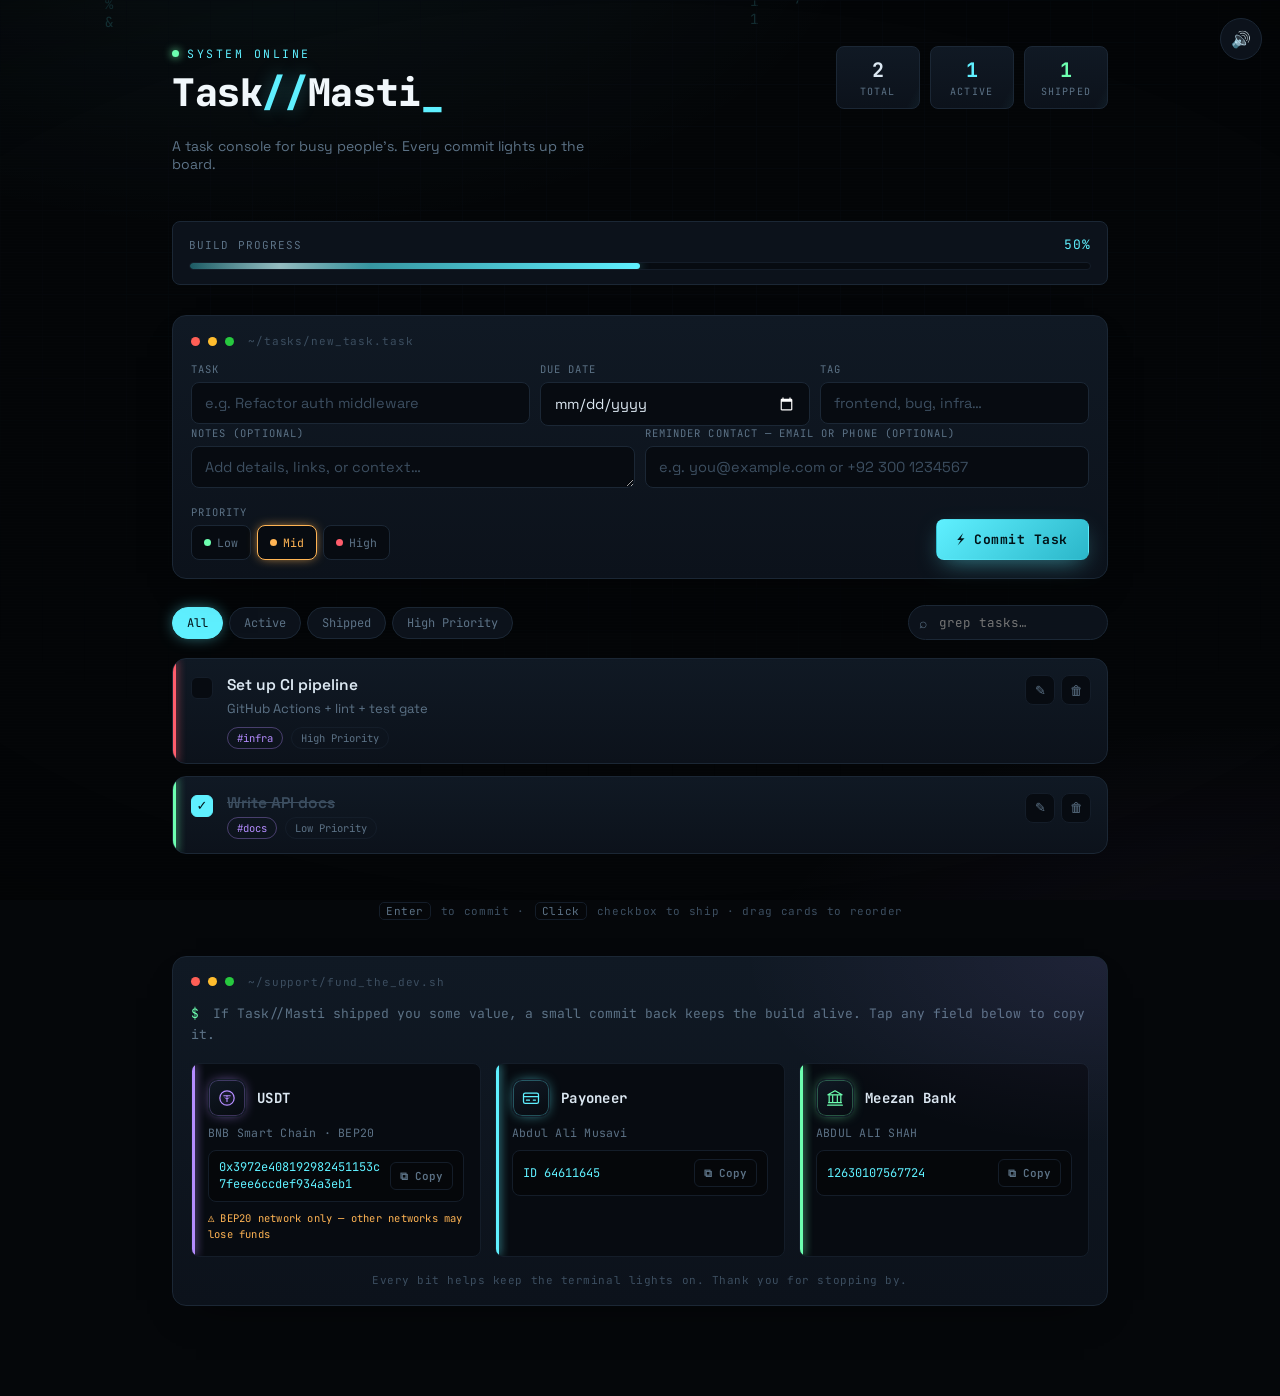
<file: index.html>
<!DOCTYPE html>
<html lang="en">

<head>
  <meta charset="UTF-8">
  <meta name="viewport" content="width=device-width, initial-scale=1.0">
  <title>Bhool Maaaat Jana</title>

  <!-- SEO -->
  <meta name="description"
    content="DEV//TASKS is a terminal-flavored task console for developers. Track commits, ship tasks, set due-date reminders, and stay on top of your build progress with a sleek cyberpunk UI.">
  <meta name="keywords"
    content="task manager, to-do app, developer tools, task tracker, productivity console, dev tasks, terminal ui todo">
  <meta name="author" content="Abdul Ali Mooavi">
  <meta name="robots" content="index, follow">
  <link rel="canonical" href="https://example.com/dev-tasks">

  <!-- Open Graph / Social -->
  <meta property="og:type" content="website">
  <meta property="og:title" content="DEV//TASKS — Terminal-Style Developer To-Do Console">
  <meta property="og:description"
    content="A terminal-flavored task console for busy developers. Commit tasks, track build progress, and get reminded before deadlines slip.">
  <meta property="og:site_name" content="DEV//TASKS">

  <!-- Twitter Card -->
  <meta name="twitter:card" content="summary_large_image">
  <meta name="twitter:title" content="DEV//TASKS — Terminal-Style Developer To-Do Console">
  <meta name="twitter:description"
    content="Track commits, ship tasks, and get due-date reminders in a cyberpunk-themed task console.">

  <!-- Favicon (inline SVG, no external file needed) -->
  <link rel="icon"
    href="data:image/svg+xml,%3Csvg xmlns='http://www.w3.org/2000/svg' viewBox='0 0 100 100'%3E%3Crect width='100' height='100' rx='18' fill='%2305070a'/%3E%3Ctext x='50' y='66' font-size='58' text-anchor='middle' fill='%235ff0ff' font-family='monospace'%3E%3C/%3E%3C/text%3E%3C/svg%3E">

  <link rel="stylesheet" href="style.css">
</head>

<body>

  <canvas id="bg-canvas"></canvas>
  <div class="bg-circuit"></div>
  <div class="bg-scanlines"></div>
  <div class="bg-vignette"></div>
  <canvas id="fx-canvas"></canvas>
  <div class="screen-flash" id="screenFlash"></div>

  <button class="mute-toggle" id="muteBtn" title="Toggle sound">🔊</button>

  <main class="app">

    <header class="app-header">
      <div class="brand">
        <div class="brand-tag">SYSTEM ONLINE</div>
        <h1 class="brand-title">Task<span class="accent">//</span>Masti<span class="blink">_</span></h1>
        <p class="brand-sub">A task console for busy people's. Every commit lights up the board.</p>
      </div>

      <div class="stats">
        <div class="stat-card">
          <div class="stat-num" id="statTotal">0</div>
          <div class="stat-label">Total</div>
        </div>
        <div class="stat-card">
          <div class="stat-num accent" id="statActive">0</div>
          <div class="stat-label">Active</div>
        </div>
        <div class="stat-card">
          <div class="stat-num ok" id="statDone">0</div>
          <div class="stat-label">Shipped</div>
        </div>
      </div>
    </header>

    <section class="progress-wrap">
      <div class="progress-top">
        <span>BUILD PROGRESS</span>
        <span class="val" id="progressLabel">0%</span>
      </div>
      <div class="progress-track">
        <div class="progress-fill" id="progressFill"></div>
      </div>
    </section>

    <section class="composer">
      <div class="composer-titlebar">
        <span class="dot red"></span><span class="dot yellow"></span><span class="dot green"></span>
        <span class="path">~/tasks/new_task.task</span>
      </div>

      <div class="composer-row">
        <div class="input-group" style="flex:2 1 320px;">
          <label for="taskTitle">Task</label>
          <input class="field" id="taskTitle" type="text" placeholder="e.g. Refactor auth middleware" maxlength="120">
        </div>
        <div class="input-group">
          <label for="taskDue">Due date</label>
          <input class="field" id="taskDue" type="date">
        </div>
        <div class="input-group">
          <label for="taskTag">Tag</label>
          <input class="field" id="taskTag" type="text" placeholder="frontend, bug, infra…" maxlength="24">
        </div>
      </div>

      <div class="composer-row">
        <div class="input-group">
          <label for="taskNote">Notes (optional)</label>
          <textarea class="field" id="taskNote" rows="1" placeholder="Add details, links, or context…"
            maxlength="280"></textarea>
        </div>
        <div class="input-group">
          <label for="taskContact">Reminder contact — email or phone (optional)</label>
          <input class="field" id="taskContact" type="text" placeholder="e.g. you@example.com or +92 300 1234567"
            maxlength="120">
        </div>
      </div>

      <div class="composer-row bottom">
        <div class="input-group" style="flex:0 0 auto;">
          <label>Priority</label>
          <div class="priority-picker" id="priorityPicker">
            <button type="button" class="chip" data-p="low"><span class="pip"></span>Low</button>
            <button type="button" class="chip active" data-p="mid"><span class="pip"></span>Mid</button>
            <button type="button" class="chip" data-p="high"><span class="pip"></span>High</button>
          </div>
        </div>
        <div style="flex:1"></div>
        <button class="btn btn-primary" id="addBtn">⚡ Commit Task</button>
      </div>
    </section>

    <div class="toolbar">
      <div class="filters" id="filters">
        <button class="filter-btn active" data-f="all">All</button>
        <button class="filter-btn" data-f="active">Active</button>
        <button class="filter-btn" data-f="done">Shipped</button>
        <button class="filter-btn" data-f="high">High Priority</button>
      </div>
      <div class="search-box">
        <input type="text" id="searchInput" placeholder="grep tasks…">
      </div>
    </div>

    <ul id="list"></ul>

    <div class="empty-state" id="emptyState">
      <span class="glyph">⌁</span>
      <div>No tasks match this query.</div>
      <div style="opacity:.6; margin-top:4px;">Commit a new task above to populate the board.</div>
    </div>

    <footer class="app-footer">
      <span class="k">Enter</span> to commit · <span class="k">Click</span> checkbox to ship · drag cards to reorder
    </footer>

    <section class="support-panel" id="supportPanel">
      <div class="support-titlebar">
        <span class="dot red"></span><span class="dot yellow"></span><span class="dot green"></span>
        <span class="path">~/support/fund_the_dev.sh</span>
      </div>

      <p class="support-intro"><span class="support-glyph">$</span> If Task//Masti shipped you some value, a small
        commit back keeps the build alive. Tap any field below to copy it.</p>

      <div class="support-grid">

        <div class="pay-card" data-method="usdt">
          <div class="pay-card-top">
            <span class="pay-icon-badge" aria-hidden="true">
              <svg viewBox="0 0 24 24" xmlns="http://www.w3.org/2000/svg">
                <circle cx="12" cy="12" r="8.6" fill="none" stroke="currentColor" stroke-width="1.5" />
                <circle cx="12" cy="12" r="8.6" fill="currentColor" opacity="0.06" />
                <path d="M8.2 9.3H15.8" stroke="currentColor" stroke-width="1.4" stroke-linecap="round" />
                <path d="M12 9.3V16.2" stroke="currentColor" stroke-width="1.4" stroke-linecap="round" />
                <path d="M9.4 11.7C9.4 11.7 10 12.7 12 12.7C14 12.7 14.6 11.7 14.6 11.7" stroke="currentColor"
                  stroke-width="1.1" stroke-linecap="round" />
              </svg>
            </span>
            <span class="pay-name">USDT</span>
          </div>
          <p class="pay-sub">BNB Smart Chain · BEP20</p>
          <div class="pay-value-row">
            <code class="pay-value">0x3972e408192982451153c7feee6ccdef934a3eb1</code>
            <button type="button" class="pay-copy" data-copy-value="0x3972e408192982451153c7feee6ccdef934a3eb1"
              data-label="Wallet address">⧉ Copy</button>
          </div>
          <p class="pay-note">⚠ BEP20 network only — other networks may lose funds</p>
        </div>

        <div class="pay-card" data-method="payoneer">
          <div class="pay-card-top">
            <span class="pay-icon-badge" aria-hidden="true">
              <svg viewBox="0 0 24 24" xmlns="http://www.w3.org/2000/svg">
                <rect x="3" y="6" width="18" height="12.5" rx="2.1" fill="none" stroke="currentColor"
                  stroke-width="1.5" />
                <path d="M3 10.2H21" stroke="currentColor" stroke-width="1.5" />
                <path d="M6.5 14.6H10.2" stroke="currentColor" stroke-width="1.4" stroke-linecap="round" />
                <path d="M14.8 14.6H17.3" stroke="currentColor" stroke-width="1.4" stroke-linecap="round" />
              </svg>
            </span>
            <span class="pay-name">Payoneer</span>
          </div>
          <p class="pay-sub">Abdul Ali Musavi</p>
          <div class="pay-value-row">
            <code class="pay-value">ID 64611645</code>
            <button type="button" class="pay-copy" data-copy-value="64611645" data-label="Payoneer ID">⧉ Copy</button>
          </div>
        </div>

        <div class="pay-card" data-method="bank">
          <div class="pay-card-top">
            <span class="pay-icon-badge" aria-hidden="true">
              <svg viewBox="0 0 24 24" xmlns="http://www.w3.org/2000/svg">
                <path d="M12 3.4L20.5 8.2H3.5L12 3.4Z" fill="none" stroke="currentColor" stroke-width="1.4"
                  stroke-linejoin="round" />
                <path d="M5 8.6V17.6M9.2 8.6V17.6M14.8 8.6V17.6M19 8.6V17.6" stroke="currentColor" stroke-width="1.4" />
                <path d="M3.2 20.6H20.8" stroke="currentColor" stroke-width="1.4" stroke-linecap="round" />
                <path d="M3.8 17.6H20.2" stroke="currentColor" stroke-width="1.4" />
              </svg>
            </span>
            <span class="pay-name">Meezan Bank</span>
          </div>
          <p class="pay-sub">ABDUL ALI SHAH</p>
          <div class="pay-value-row">
            <code class="pay-value">12630107567724</code>
            <button type="button" class="pay-copy" data-copy-value="12630107567724" data-label="Account number">⧉
              Copy</button>
          </div>
        </div>

      </div>

      <p class="support-footnote">Every bit helps keep the terminal lights on. Thank you for stopping by.</p>
    </section>

  </main>

  <div class="toast-stack" id="toastStack"></div>

  <script>
    (() => {
      'use strict';

      /* ============================================================
         STATE
      ============================================================ */
      const STORAGE_KEY = 'dev_tasks_console_v1';
      const MUTE_KEY = 'dev_tasks_muted';

      let tasks = loadTasks();
      let filter = 'all';
      let query = '';
      let activePriority = 'mid';
      let muted = localStorage.getItem(MUTE_KEY) === '1';

      function loadTasks() {
        try {
          const raw = localStorage.getItem(STORAGE_KEY);
          return raw ? JSON.parse(raw) : seedTasks();
        } catch (e) { return seedTasks(); }
      }
      function seedTasks() {
        return [
          { id: uid(), title: 'Set up CI pipeline', note: 'GitHub Actions + lint + test gate', tag: 'infra', priority: 'high', due: '', contact: '', done: false, created: Date.now(), reminded: {} },
          { id: uid(), title: 'Write API docs', note: '', tag: 'docs', priority: 'low', due: '', contact: '', done: true, created: Date.now() - 1000, reminded: {} },
        ];
      }
      function saveTasks() { localStorage.setItem(STORAGE_KEY, JSON.stringify(tasks)); }
      function uid() { return Math.random().toString(36).slice(2, 10) + Date.now().toString(36); }

      /* ============================================================
         CONTACT VALIDATION (email or phone)
      ============================================================ */
      function classifyContact(value) {
        const v = (value || '').trim();
        if (!v) return null;
        const emailRe = /^[^\s@]+@[^\s@]+\.[^\s@]+$/;
        const phoneRe = /^\+?[0-9()\-.\s]{7,20}$/;
        if (emailRe.test(v)) return { type: 'email', value: v };
        if (phoneRe.test(v)) return { type: 'phone', value: v };
        return { type: 'unknown', value: v };
      }

      /* ============================================================
         DOM REFS
      ============================================================ */
      const $ = (s) => document.querySelector(s);
      const listEl = $('#list');
      const emptyEl = $('#emptyState');
      const titleInput = $('#taskTitle');
      const noteInput = $('#taskNote');
      const tagInput = $('#taskTag');
      const dueInput = $('#taskDue');
      const contactInput = $('#taskContact');
      const addBtn = $('#addBtn');
      const priorityPicker = $('#priorityPicker');
      const filtersEl = $('#filters');
      const searchInput = $('#searchInput');
      const toastStack = $('#toastStack');
      const muteBtn = $('#muteBtn');
      const screenFlash = $('#screenFlash');
      const statTotal = $('#statTotal');
      const statActive = $('#statActive');
      const statDone = $('#statDone');
      const progressFill = $('#progressFill');
      const progressLabel = $('#progressLabel');

      muteBtn.textContent = muted ? '🔇' : '🔊';

      /* ============================================================
         SOUND ENGINE — synthesized with WebAudio, no external files
      ============================================================ */
      const SoundFX = (() => {
        let ctx = null;
        function getCtx() {
          if (!ctx) ctx = new (window.AudioContext || window.webkitAudioContext)();
          if (ctx.state === 'suspended') ctx.resume();
          return ctx;
        }
        function envGain(ac, t0, peak, attack, decay) {
          const g = ac.createGain();
          g.gain.setValueAtTime(0, t0);
          g.gain.linearRampToValueAtTime(peak, t0 + attack);
          g.gain.exponentialRampToValueAtTime(0.0001, t0 + attack + decay);
          return g;
        }
        function noiseBuffer(ac, dur) {
          const n = ac.sampleRate * dur;
          const buf = ac.createBuffer(1, n, ac.sampleRate);
          const d = buf.getChannelData(0);
          for (let i = 0; i < n; i++) d[i] = (Math.random() * 2 - 1) * (1 - i / n);
          return buf;
        }

        function save() {
          if (muted) return;
          const ac = getCtx();
          const t0 = ac.currentTime;

          const osc = ac.createOscillator();
          osc.type = 'sawtooth';
          osc.frequency.setValueAtTime(180, t0);
          osc.frequency.exponentialRampToValueAtTime(1400, t0 + 0.09);
          osc.frequency.exponentialRampToValueAtTime(820, t0 + 0.16);
          const g1 = envGain(ac, t0, 0.18, 0.01, 0.18);
          osc.connect(g1).connect(ac.destination);
          osc.start(t0); osc.stop(t0 + 0.22);

          const noise = ac.createBufferSource();
          noise.buffer = noiseBuffer(ac, 0.18);
          const hp = ac.createBiquadFilter();
          hp.type = 'highpass'; hp.frequency.value = 2200;
          const g2 = envGain(ac, t0, 0.12, 0.002, 0.15);
          noise.connect(hp).connect(g2).connect(ac.destination);
          noise.start(t0);

          const sub = ac.createOscillator();
          sub.type = 'sine';
          sub.frequency.setValueAtTime(120, t0);
          sub.frequency.exponentialRampToValueAtTime(40, t0 + 0.12);
          const g3 = envGain(ac, t0, 0.25, 0.005, 0.12);
          sub.connect(g3).connect(ac.destination);
          sub.start(t0); sub.stop(t0 + 0.14);
        }

        function complete() {
          if (muted) return;
          const ac = getCtx();
          const t0 = ac.currentTime;
          [523.25, 659.25, 783.99].forEach((f, i) => {
            const osc = ac.createOscillator();
            osc.type = 'sine';
            osc.frequency.value = f;
            const start = t0 + i * 0.07;
            const g = envGain(ac, start, 0.13, 0.01, 0.28);
            osc.connect(g).connect(ac.destination);
            osc.start(start); osc.stop(start + 0.32);
          });
        }

        function uncomplete() {
          if (muted) return;
          const ac = getCtx();
          const t0 = ac.currentTime;
          const osc = ac.createOscillator();
          osc.type = 'sine';
          osc.frequency.setValueAtTime(500, t0);
          osc.frequency.exponentialRampToValueAtTime(260, t0 + 0.15);
          const g = envGain(ac, t0, 0.12, 0.01, 0.18);
          osc.connect(g).connect(ac.destination);
          osc.start(t0); osc.stop(t0 + 0.2);
        }

        function del() {
          if (muted) return;
          const ac = getCtx();
          const t0 = ac.currentTime;
          const noise = ac.createBufferSource();
          noise.buffer = noiseBuffer(ac, 0.3);
          const bp = ac.createBiquadFilter();
          bp.type = 'bandpass'; bp.frequency.setValueAtTime(1800, t0);
          bp.frequency.exponentialRampToValueAtTime(120, t0 + 0.28);
          const g = envGain(ac, t0, 0.2, 0.005, 0.28);
          noise.connect(bp).connect(g).connect(ac.destination);
          noise.start(t0);

          const osc = ac.createOscillator();
          osc.type = 'square';
          osc.frequency.setValueAtTime(400, t0);
          osc.frequency.exponentialRampToValueAtTime(60, t0 + 0.25);
          const g2 = envGain(ac, t0, 0.1, 0.005, 0.25);
          osc.connect(g2).connect(ac.destination);
          osc.start(t0); osc.stop(t0 + 0.28);
        }

        function tick() {
          if (muted) return;
          const ac = getCtx();
          const t0 = ac.currentTime;
          const osc = ac.createOscillator();
          osc.type = 'triangle';
          osc.frequency.value = 900;
          const g = envGain(ac, t0, 0.05, 0.002, 0.05);
          osc.connect(g).connect(ac.destination);
          osc.start(t0); osc.stop(t0 + 0.06);
        }

        function alert() {
          if (muted) return;
          const ac = getCtx();
          const t0 = ac.currentTime;
          [880, 660].forEach((f, i) => {
            const osc = ac.createOscillator();
            osc.type = 'square';
            osc.frequency.value = f;
            const start = t0 + i * 0.13;
            const g = envGain(ac, start, 0.09, 0.005, 0.1);
            osc.connect(g).connect(ac.destination);
            osc.start(start); osc.stop(start + 0.12);
          });
        }

        return { save, complete, uncomplete, del, tick, alert };
      })();

      muteBtn.addEventListener('click', () => {
        muted = !muted;
        localStorage.setItem(MUTE_KEY, muted ? '1' : '0');
        muteBtn.textContent = muted ? '🔇' : '🔊';
        if (!muted) SoundFX.tick();
      });

      /* ============================================================
         BACKGROUND CANVAS — falling code rain (tech/software theme)
      ============================================================ */
      const bgCanvas = $('#bg-canvas');
      const bgCtx = bgCanvas.getContext('2d');
      let bgW, bgH, columns, drops;
      const glyphs = '01{}[]<>/=+-*;:_#$%&アイウエオ010101'.split('');

      function resizeBg() {
        bgW = bgCanvas.width = window.innerWidth;
        bgH = bgCanvas.height = window.innerHeight;
        const fontSize = 15;
        columns = Math.floor(bgW / fontSize);
        drops = new Array(columns).fill(0).map(() => Math.random() * -50);
      }
      resizeBg();
      window.addEventListener('resize', resizeBg);

      function drawRain() {
        bgCtx.fillStyle = 'rgba(5,7,10,0.08)';
        bgCtx.fillRect(0, 0, bgW, bgH);
        bgCtx.font = '14px JetBrains Mono, monospace';
        for (let i = 0; i < columns; i++) {
          const text = glyphs[Math.floor(Math.random() * glyphs.length)];
          const x = i * 15;
          const y = drops[i] * 18;
          const grad = Math.random() < 0.012;
          bgCtx.fillStyle = grad ? 'rgba(180,140,255,0.55)' : 'rgba(95,240,255,0.16)';
          bgCtx.fillText(text, x, y);
          if (y > bgH && Math.random() > 0.975) { drops[i] = 0; }
          drops[i]++;
        }
        requestAnimationFrame(drawRain);
      }
      requestAnimationFrame(drawRain);

      /* ============================================================
         FX CANVAS — lightning burst + particles on save/delete
      ============================================================ */
      const fxCanvas = $('#fx-canvas');
      const fxCtx = fxCanvas.getContext('2d');
      function resizeFx() {
        fxCanvas.width = window.innerWidth;
        fxCanvas.height = window.innerHeight;
      }
      resizeFx();
      window.addEventListener('resize', resizeFx);

      let particles = [];
      let bolts = [];

      function spawnLightning(x, y, color) {
        const count = 5 + Math.floor(Math.random() * 3);
        for (let i = 0; i < count; i++) {
          const angle = (Math.PI * 2 * i / count) + (Math.random() * 0.5 - 0.25);
          const len = 60 + Math.random() * 70;
          const segs = [];
          let cx = x, cy = y;
          const steps = 6;
          for (let s = 0; s < steps; s++) {
            const dist = len / steps;
            cx += Math.cos(angle) * dist + (Math.random() * 16 - 8);
            cy += Math.sin(angle) * dist + (Math.random() * 16 - 8);
            segs.push({ x: cx, y: cy });
          }
          bolts.push({ x0: x, y0: y, segs, life: 1, color });
        }
      }

      function spawnParticles(x, y, color, count = 26) {
        for (let i = 0; i < count; i++) {
          const angle = Math.random() * Math.PI * 2;
          const speed = 1.5 + Math.random() * 4.5;
          particles.push({
            x, y,
            vx: Math.cos(angle) * speed,
            vy: Math.sin(angle) * speed - 1,
            life: 1,
            decay: 0.012 + Math.random() * 0.02,
            size: 1.5 + Math.random() * 2.5,
            color
          });
        }
      }

      function fxLoop() {
        fxCtx.clearRect(0, 0, fxCanvas.width, fxCanvas.height);

        bolts.forEach(b => {
          fxCtx.save();
          fxCtx.globalAlpha = Math.max(b.life, 0);
          fxCtx.strokeStyle = b.color;
          fxCtx.shadowColor = b.color;
          fxCtx.shadowBlur = 14;
          fxCtx.lineWidth = 2;
          fxCtx.beginPath();
          fxCtx.moveTo(b.x0, b.y0);
          b.segs.forEach(p => fxCtx.lineTo(p.x, p.y));
          fxCtx.stroke();
          fxCtx.restore();
          b.life -= 0.07;
        });
        bolts = bolts.filter(b => b.life > 0);

        particles.forEach(p => {
          p.x += p.vx; p.y += p.vy;
          p.vy += 0.06;
          p.life -= p.decay;
          fxCtx.globalAlpha = Math.max(p.life, 0);
          fxCtx.fillStyle = p.color;
          fxCtx.shadowColor = p.color;
          fxCtx.shadowBlur = 8;
          fxCtx.fillRect(p.x, p.y, p.size, p.size);
        });
        fxCtx.globalAlpha = 1;
        particles = particles.filter(p => p.life > 0);

        requestAnimationFrame(fxLoop);
      }
      requestAnimationFrame(fxLoop);

      function screenFlashAt(x, y) {
        screenFlash.style.setProperty('--fx-x', x + 'px');
        screenFlash.style.setProperty('--fx-y', y + 'px');
        screenFlash.classList.add('show');
        requestAnimationFrame(() => {
          screenFlash.classList.remove('show');
        });
      }

      function cinematicBurst(targetEl, color) {
        const rect = targetEl.getBoundingClientRect();
        const x = rect.left + rect.width / 2;
        const y = rect.top + rect.height / 2;
        spawnLightning(x, y, color);
        spawnParticles(x, y, color);
        screenFlashAt(x, y);
      }

      /* ============================================================
         TOASTS
      ============================================================ */
      function toast(msg, type = '', icon = '⚡') {
        const el = document.createElement('div');
        el.className = 'toast' + (type ? ' ' + type : '');
        el.innerHTML = `<span class="bolt">${icon}</span><span></span>`;
        el.querySelector('span:last-child').textContent = msg;
        toastStack.appendChild(el);
        setTimeout(() => {
          el.classList.add('out');
          setTimeout(() => el.remove(), 320);
        }, 3200);
      }

      /* ============================================================
         RENDER
      ============================================================ */
      function escapeHtml(str) {
        const d = document.createElement('div');
        d.textContent = str;
        return d.innerHTML;
      }

      function fmtDue(dateStr) {
        if (!dateStr) return null;
        const due = new Date(dateStr + 'T00:00:00');
        const now = new Date(); now.setHours(0, 0, 0, 0);
        const diffDays = Math.round((due - now) / 86400000);
        let cls = '';
        let label;
        if (diffDays < 0) { cls = 'overdue'; label = `Overdue ${Math.abs(diffDays)}d`; }
        else if (diffDays === 0) { cls = 'soon'; label = 'Due today'; }
        else if (diffDays <= 2) { cls = 'soon'; label = `Due in ${diffDays}d`; }
        else { label = due.toLocaleDateString(undefined, { month: 'short', day: 'numeric' }); }
        return { cls, label };
      }

      function getFiltered() {
        let list = [...tasks];
        if (filter === 'active') list = list.filter(t => !t.done);
        else if (filter === 'done') list = list.filter(t => t.done);
        else if (filter === 'high') list = list.filter(t => t.priority === 'high' && !t.done);

        if (query.trim()) {
          const q = query.trim().toLowerCase();
          list = list.filter(t =>
            t.title.toLowerCase().includes(q) ||
            (t.note || '').toLowerCase().includes(q) ||
            (t.tag || '').toLowerCase().includes(q) ||
            (t.contact || '').toLowerCase().includes(q)
          );
        }
        return list;
      }

      function render({ animateNewId = null } = {}) {
        const list = getFiltered();
        listEl.innerHTML = '';
        emptyEl.classList.toggle('show', list.length === 0);

        list.forEach(t => {
          const li = document.createElement('li');
          li.className = 'card' + (t.done ? ' done' : '');
          li.dataset.id = t.id;
          li.dataset.priority = t.priority;
          li.draggable = true;

          const due = fmtDue(t.due);
          const contact = classifyContact(t.contact);

          li.innerHTML = `
        <div class="check" data-action="toggle">${t.done ? '✓' : ''}</div>
        <div class="card-body">
          <p class="card-title"></p>
          ${t.note ? `<p class="card-note"></p>` : ''}
          <div class="card-meta">
            ${due ? `<span class="meta-pill due ${due.cls}">${due.cls === 'overdue' ? '⚠' : '🕐'} ${due.label}</span>` : ''}
            ${t.tag ? `<span class="meta-pill tag">#${escapeHtml(t.tag)}</span>` : ''}
            <span class="meta-pill" style="text-transform:capitalize;">${t.priority} priority</span>
            ${contact ? `<span class="meta-pill contact" title="Reminder contact">${contact.type === 'email' ? '✉' : '📱'} <span class="contact-val"></span></span>` : ''}
          </div>
        </div>
        <div class="card-actions">
          <button class="icon-btn" data-action="edit" title="Edit">✎</button>
          <button class="icon-btn danger" data-action="delete" title="Delete">🗑</button>
        </div>
      `;
          li.querySelector('.card-title').textContent = t.title;
          if (t.note) li.querySelector('.card-note').textContent = t.note;
          if (contact) li.querySelector('.contact-val').textContent = contact.value;

          if (t.id === animateNewId) {
            li.classList.add('materialize', 'flash-bright');
            setTimeout(() => li.classList.remove('flash-bright'), 600);
          }

          listEl.appendChild(li);
        });

        updateStats();
      }

      function updateStats() {
        const total = tasks.length;
        const done = tasks.filter(t => t.done).length;
        const active = total - done;
        statTotal.textContent = total;
        statActive.textContent = active;
        statDone.textContent = done;
        const pct = total ? Math.round((done / total) * 100) : 0;
        progressFill.style.width = pct + '%';
        progressLabel.textContent = pct + '%';
      }

      /* ============================================================
         ACTIONS
      ============================================================ */
      function addTask() {
        const title = titleInput.value.trim();
        if (!title) {
          titleInput.focus();
          titleInput.style.borderColor = 'var(--danger)';
          setTimeout(() => titleInput.style.borderColor = '', 500);
          return;
        }

        const contactRaw = contactInput.value.trim();
        const contactCheck = classifyContact(contactRaw);
        if (contactCheck && contactCheck.type === 'unknown') {
          contactInput.style.borderColor = 'var(--danger)';
          setTimeout(() => contactInput.style.borderColor = '', 900);
          toast('Enter a valid email or phone number', 'danger', '✕');
          return;
        }

        const newTask = {
          id: uid(),
          title,
          note: noteInput.value.trim(),
          tag: tagInput.value.trim(),
          priority: activePriority,
          due: dueInput.value,
          contact: contactRaw,
          done: false,
          created: Date.now(),
          reminded: {}
        };
        tasks.unshift(newTask);
        saveTasks();
        render({ animateNewId: newTask.id });

        requestAnimationFrame(() => {
          const el = listEl.querySelector(`[data-id="${newTask.id}"]`);
          if (el) cinematicBurst(el, 'rgba(95,240,255,0.9)');
        });
        SoundFX.save();
        toast('Task committed to the board', '', '⚡');

        titleInput.value = ''; noteInput.value = ''; tagInput.value = ''; dueInput.value = ''; contactInput.value = '';
        titleInput.focus();
      }

      function toggleTask(id) {
        const t = tasks.find(x => x.id === id);
        if (!t) return;
        t.done = !t.done;
        saveTasks();
        render();
        const el = listEl.querySelector(`[data-id="${id}"]`);
        if (t.done) {
          if (el) cinematicBurst(el, 'rgba(109,255,176,0.9)');
          SoundFX.complete();
          toast('Shipped! 🚀', 'ok', '✓');
        } else {
          SoundFX.uncomplete();
        }
      }

      function deleteTask(id) {
        const el = listEl.querySelector(`[data-id="${id}"]`);
        if (el) {
          cinematicBurst(el, 'rgba(255,93,108,0.9)');
          el.classList.add('deleting');
          SoundFX.del();
          toast('Task deleted', 'danger', '✕');
          setTimeout(() => {
            tasks = tasks.filter(t => t.id !== id);
            saveTasks();
            render();
          }, 420);
        } else {
          tasks = tasks.filter(t => t.id !== id);
          saveTasks();
          render();
        }
      }

      function editTask(id) {
        const t = tasks.find(x => x.id === id);
        if (!t) return;
        const newTitle = prompt('Edit task title:', t.title);
        if (newTitle === null) return;
        const trimmed = newTitle.trim();
        if (!trimmed) return;
        t.title = trimmed;
        saveTasks();
        render();
        SoundFX.tick();
        toast('Task updated', '', '✎');
      }

      /* ============================================================
         EXPIRATION REMINDERS
         — checks due dates and surfaces an in-app + (optional) browser
           notification when a task is due soon or overdue. Each stage
           ("soon" / "overdue") is only ever fired once per task so the
           user isn't spammed on every re-render.
      ============================================================ */
      let notifyPermissionAsked = false;

      function ensureNotifyPermission() {
        if (!('Notification' in window)) return;
        if (notifyPermissionAsked) return;
        notifyPermissionAsked = true;
        if (Notification.permission === 'default') {
          Notification.requestPermission();
        }
      }

      function sendReminder(task, stage) {
        const dueInfo = fmtDue(task.due);
        const label = stage === 'overdue' ? 'Task overdue' : 'Task due soon';
        const body = `"${task.title}"${dueInfo ? ' — ' + dueInfo.label : ''}${task.contact ? ' · reminder for ' + task.contact : ''}`;

        toast(`${label}: ${task.title}`, stage === 'overdue' ? 'danger' : '', stage === 'overdue' ? '⚠' : '🕐');
        SoundFX.alert();

        if ('Notification' in window && Notification.permission === 'granted') {
          try {
            new Notification(`DEV//TASKS — ${label}`, {
              body,
              icon: 'data:image/svg+xml,%3Csvg xmlns="http://www.w3.org/2000/svg" viewBox="0 0 100 100"%3E%3Crect width="100" height="100" rx="18" fill="%2305070a"/%3E%3Ctext x="50" y="66" font-size="58" text-anchor="middle" fill="%235ff0ff" font-family="monospace"%3E%3C/%3E%3C/text%3E%3C/svg%3E'
            });
          } catch (e) { /* notifications not supported/blocked — toast already shown */ }
        }
      }

      function checkExpirations() {
        let changed = false;
        const now = new Date(); now.setHours(0, 0, 0, 0);

        tasks.forEach(t => {
          if (t.done || !t.due) return;
          if (!t.reminded) t.reminded = {};

          const due = new Date(t.due + 'T00:00:00');
          const diffDays = Math.round((due - now) / 86400000);

          if (diffDays < 0 && !t.reminded.overdue) {
            sendReminder(t, 'overdue');
            t.reminded.overdue = true;
            changed = true;
          } else if (diffDays >= 0 && diffDays <= 1 && !t.reminded.soon) {
            sendReminder(t, 'soon');
            t.reminded.soon = true;
            changed = true;
          }
        });

        if (changed) saveTasks();
      }

      /* ============================================================
         EVENTS
      ============================================================ */
      addBtn.addEventListener('click', addTask);
      [titleInput, tagInput, contactInput].forEach(inp => {
        inp.addEventListener('keydown', (e) => {
          if (e.key === 'Enter') { e.preventDefault(); addTask(); }
        });
      });
      noteInput.addEventListener('keydown', (e) => {
        if (e.key === 'Enter' && (e.ctrlKey || e.metaKey)) { e.preventDefault(); addTask(); }
      });

      priorityPicker.addEventListener('click', (e) => {
        const chip = e.target.closest('.chip');
        if (!chip) return;
        priorityPicker.querySelectorAll('.chip').forEach(c => c.classList.remove('active'));
        chip.classList.add('active');
        activePriority = chip.dataset.p;
        SoundFX.tick();
      });

      filtersEl.addEventListener('click', (e) => {
        const btn = e.target.closest('.filter-btn');
        if (!btn) return;
        filtersEl.querySelectorAll('.filter-btn').forEach(b => b.classList.remove('active'));
        btn.classList.add('active');
        filter = btn.dataset.f;
        render();
      });

      searchInput.addEventListener('input', (e) => {
        query = e.target.value;
        render();
      });

      listEl.addEventListener('click', (e) => {
        const card = e.target.closest('.card');
        if (!card) return;
        const id = card.dataset.id;
        const action = e.target.closest('[data-action]')?.dataset.action;
        if (action === 'toggle') toggleTask(id);
        else if (action === 'delete') deleteTask(id);
        else if (action === 'edit') editTask(id);
      });

      /* ask for notification permission on first meaningful interaction */
      ['click', 'keydown'].forEach(evt => document.addEventListener(evt, ensureNotifyPermission, { once: true }));

      /* drag to reorder */
      let dragId = null;
      listEl.addEventListener('dragstart', (e) => {
        const card = e.target.closest('.card');
        if (!card) return;
        dragId = card.dataset.id;
        card.classList.add('dragging');
      });
      listEl.addEventListener('dragend', (e) => {
        const card = e.target.closest('.card');
        if (card) card.classList.remove('dragging');
        listEl.querySelectorAll('.card').forEach(c => c.classList.remove('drag-over'));
      });
      listEl.addEventListener('dragover', (e) => {
        e.preventDefault();
        const card = e.target.closest('.card');
        if (!card || card.dataset.id === dragId) return;
        listEl.querySelectorAll('.card').forEach(c => c.classList.remove('drag-over'));
        card.classList.add('drag-over');
      });
      listEl.addEventListener('drop', (e) => {
        e.preventDefault();
        const card = e.target.closest('.card');
        if (!card || !dragId || card.dataset.id === dragId) return;
        const fromIdx = tasks.findIndex(t => t.id === dragId);
        const toIdx = tasks.findIndex(t => t.id === card.dataset.id);
        if (fromIdx === -1 || toIdx === -1) return;
        const [moved] = tasks.splice(fromIdx, 1);
        tasks.splice(toIdx, 0, moved);
        saveTasks();
        render();
        SoundFX.tick();
      });

      /* auto-grow textarea */
      noteInput.addEventListener('input', () => {
        noteInput.style.height = 'auto';
        noteInput.style.height = noteInput.scrollHeight + 'px';
      });

      /* refresh due-date urgency labels + check expirations periodically */
      setInterval(() => { render(); checkExpirations(); }, 60000);

      /* ============================================================
         SUPPORT / PAYMENT — copy-to-clipboard for donation methods
      ============================================================ */
      function copyToClipboard(text) {
        if (navigator.clipboard && window.isSecureContext) {
          return navigator.clipboard.writeText(text);
        }
        return new Promise((resolve, reject) => {
          try {
            const ta = document.createElement('textarea');
            ta.value = text;
            ta.style.position = 'fixed';
            ta.style.opacity = '0';
            document.body.appendChild(ta);
            ta.focus(); ta.select();
            const ok = document.execCommand('copy');
            document.body.removeChild(ta);
            ok ? resolve() : reject(new Error('execCommand failed'));
          } catch (err) { reject(err); }
        });
      }

      const supportPanel = $('#supportPanel');
      if (supportPanel) {
        supportPanel.addEventListener('click', (e) => {
          const btn = e.target.closest('.pay-copy');
          if (!btn) return;
          const value = btn.dataset.copyValue;
          const label = btn.dataset.label || 'Value';
          const card = btn.closest('.pay-card');
          const original = btn.textContent;

          copyToClipboard(value).then(() => {
            btn.textContent = '✓ Copied';
            btn.classList.add('copied');
            if (card) cinematicBurst(card, 'rgba(109,255,176,0.85)');
            SoundFX.tick();
            toast(`${label} copied to clipboard`, 'ok', '⧉');
            setTimeout(() => {
              btn.textContent = original;
              btn.classList.remove('copied');
            }, 1500);
          }).catch(() => {
            toast('Could not copy — please copy it manually', 'danger', '✕');
          });
        });
      }

      /* ============================================================
         INIT
      ============================================================ */
      render();
      checkExpirations();
    })();
  </script>
</body>

</html>
</file>
<file: style.css>
/* ============================================================
   DEV//TASKS — a terminal-flavored to-do console
   ============================================================ */

@import url('https://fonts.googleapis.com/css2?family=JetBrains+Mono:wght@400;500;600;700;800&family=Space+Grotesk:wght@400;500;600;700&display=swap');

:root{
  --bg:#05070a;
  --bg-grid:#070b11;
  --panel:#0c121b;
  --panel-2:#101924;
  --border:#1b2735;
  --border-soft:#141d29;
  --text:#dce8f2;
  --muted:#5c7286;
  --muted-2:#3c4e60;

  --accent:#5ff0ff;      /* cyan — primary signal */
  --accent-dim:#1c5a63;
  --accent2:#b48cff;     /* violet — secondary signal */
  --warn:#ffb454;
  --danger:#ff5d6c;
  --ok:#6dffb0;

  --mono:'JetBrains Mono', ui-monospace, SFMono-Regular, Menlo, monospace;
  --sans:'Space Grotesk', system-ui, sans-serif;

  --radius:14px;
  --radius-sm:8px;

  color-scheme: dark;
}

*{ box-sizing:border-box; }
html,body{ height:100%; }

body{
  margin:0;
  background:var(--bg);
  color:var(--text);
  font-family:var(--sans);
  overflow-x:hidden;
  -webkit-font-smoothing:antialiased;
  position:relative;
}

::selection{ background:var(--accent); color:#001014; }

::-webkit-scrollbar{ width:10px; }
::-webkit-scrollbar-track{ background:transparent; }
::-webkit-scrollbar-thumb{ background:var(--border); border-radius:10px; }
::-webkit-scrollbar-thumb:hover{ background:var(--accent-dim); }

#bg-canvas{
  position:fixed; inset:0;
  z-index:0;
  background:
    radial-gradient(ellipse 80% 60% at 20% -10%, rgba(95,240,255,0.07), transparent 60%),
    radial-gradient(ellipse 70% 50% at 100% 110%, rgba(180,140,255,0.08), transparent 60%),
    var(--bg);
}

.bg-circuit{
  position:fixed; inset:0; z-index:0;
  pointer-events:none;
  background-image:
    linear-gradient(var(--bg-grid) 1px, transparent 1px),
    linear-gradient(90deg, var(--bg-grid) 1px, transparent 1px);
  background-size: 42px 42px;
  mask-image: radial-gradient(ellipse 90% 80% at 50% 20%, black 30%, transparent 85%);
  opacity:0.5;
}

.bg-scanlines{
  position:fixed; inset:0; z-index:1;
  pointer-events:none;
  background:repeating-linear-gradient(
    to bottom,
    rgba(255,255,255,0.018) 0px,
    rgba(255,255,255,0.018) 1px,
    transparent 1px,
    transparent 3px
  );
  mix-blend-mode:overlay;
}

.bg-vignette{
  position:fixed; inset:0; z-index:1;
  pointer-events:none;
  background:radial-gradient(ellipse 120% 90% at 50% 50%, transparent 55%, rgba(0,0,0,0.55) 100%);
}

.app{
  position:relative;
  z-index:2;
  max-width:980px;
  margin:0 auto;
  padding:46px 22px 90px;
}

.app-header{
  display:flex;
  align-items:flex-start;
  justify-content:space-between;
  gap:24px;
  margin-bottom:34px;
  flex-wrap:wrap;
}

.brand{ display:flex; flex-direction:column; gap:6px; }

.brand-tag{
  font-family:var(--mono);
  font-size:11.5px;
  letter-spacing:.22em;
  text-transform:uppercase;
  color:var(--accent);
  display:flex;
  align-items:center;
  gap:8px;
}
.brand-tag::before{
  content:'';
  width:7px; height:7px; border-radius:50%;
  background:var(--ok);
  box-shadow:0 0 8px var(--ok);
  animation:pulse-dot 2s ease-in-out infinite;
}
@keyframes pulse-dot{ 0%,100%{ opacity:1; } 50%{ opacity:.35; } }

.brand-title{
  font-family:var(--mono);
  font-weight:800;
  font-size:clamp(28px,4vw,38px);
  margin:0;
  letter-spacing:-0.01em;
  color:#f1f7fb;
}
.brand-title .accent{ color:var(--accent); text-shadow:0 0 18px rgba(95,240,255,.35); }
.brand-title .blink{ animation:blink 1.1s steps(1) infinite; color:var(--accent); }
@keyframes blink{ 50%{ opacity:0; } }

.brand-sub{
  font-family:var(--sans);
  color:var(--muted);
  font-size:14px;
  max-width:46ch;
}

.stats{
  display:flex; gap:10px; flex-wrap:wrap;
}
.stat-card{
  background:linear-gradient(180deg, var(--panel-2), var(--panel));
  border:1px solid var(--border);
  border-radius:var(--radius-sm);
  padding:10px 16px;
  min-width:84px;
  text-align:center;
  position:relative;
  overflow:hidden;
}
.stat-card::after{
  content:'';
  position:absolute; inset:0;
  background:linear-gradient(120deg, transparent 40%, rgba(95,240,255,.08) 50%, transparent 60%);
  background-size:220% 220%;
  animation:sheen 5s linear infinite;
  pointer-events:none;
}
@keyframes sheen{ 0%{ background-position:200% 0; } 100%{ background-position:-200% 0; } }
.stat-num{ font-family:var(--mono); font-weight:700; font-size:20px; color:var(--text); }
.stat-num.accent{ color:var(--accent); }
.stat-num.ok{ color:var(--ok); }
.stat-label{ font-family:var(--mono); font-size:10px; letter-spacing:.12em; text-transform:uppercase; color:var(--muted); margin-top:2px; }

.progress-wrap{
  margin-bottom:30px;
  background:var(--panel);
  border:1px solid var(--border);
  border-radius:var(--radius-sm);
  padding:14px 16px;
}
.progress-top{
  display:flex; justify-content:space-between; align-items:baseline;
  font-family:var(--mono); font-size:11px; letter-spacing:.1em; text-transform:uppercase;
  color:var(--muted); margin-bottom:9px;
}
.progress-top span.val{ color:var(--accent); font-size:13px; }
.progress-track{
  height:8px; border-radius:6px; background:var(--bg-grid);
  overflow:hidden; position:relative; border:1px solid var(--border-soft);
}
.progress-fill{
  height:100%; border-radius:6px;
  background:linear-gradient(90deg, var(--accent-dim), var(--accent), var(--accent2));
  background-size:200% 100%;
  width:0%;
  transition:width .6s cubic-bezier(.22,1,.36,1);
  box-shadow:0 0 12px rgba(95,240,255,.45);
  position:relative;
}
.progress-fill::after{
  content:''; position:absolute; inset:0;
  background:linear-gradient(90deg, transparent, rgba(255,255,255,.5), transparent);
  width:40%;
  animation:progress-shine 2.2s ease-in-out infinite;
}
@keyframes progress-shine{ 0%{ transform:translateX(-120%); } 100%{ transform:translateX(340%); } }

.composer{
  background:linear-gradient(180deg, var(--panel-2), var(--panel));
  border:1px solid var(--border);
  border-radius:var(--radius);
  padding:18px;
  margin-bottom:26px;
  box-shadow:0 18px 40px -24px rgba(0,0,0,.7);
  position:relative;
}
.composer-titlebar{
  display:flex; align-items:center; gap:8px;
  font-family:var(--mono); font-size:11px; color:var(--muted);
  margin-bottom:14px; letter-spacing:.08em;
}
.dot{ width:9px; height:9px; border-radius:50%; }
.dot.red{ background:#ff5f56; } .dot.yellow{ background:#ffbd2e; } .dot.green{ background:#27c93f; }
.composer-titlebar .path{ margin-left:6px; color:var(--muted-2); }

.composer-row{
  display:flex; gap:10px; flex-wrap:wrap;
}

.input-group{ flex:1 1 260px; position:relative; }
.input-group label{
  display:block; font-family:var(--mono); font-size:10.5px; color:var(--muted);
  text-transform:uppercase; letter-spacing:.1em; margin-bottom:6px;
}
.field{
  width:100%;
  background:var(--bg-grid);
  border:1px solid var(--border);
  color:var(--text);
  font-family:var(--sans);
  font-size:14.5px;
  padding:11px 13px;
  border-radius:var(--radius-sm);
  outline:none;
  transition:border-color .2s, box-shadow .2s, background .2s;
}
.field::placeholder{ color:var(--muted-2); }
.field:focus{
  border-color:var(--accent);
  box-shadow:0 0 0 3px rgba(95,240,255,.12);
  background:#0b121b;
}
textarea.field{ resize:vertical; min-height:42px; font-family:var(--sans); }

select.field{ cursor:pointer; }

.composer-row.bottom{ margin-top:12px; align-items:flex-end; }

.btn{
  font-family:var(--mono);
  font-weight:700;
  font-size:13px;
  letter-spacing:.04em;
  border-radius:var(--radius-sm);
  border:1px solid transparent;
  padding:11px 20px;
  cursor:pointer;
  display:inline-flex; align-items:center; gap:8px;
  transition:transform .15s ease, box-shadow .2s ease, filter .2s ease;
  user-select:none;
}
.btn:active{ transform:scale(.96); }

.btn-primary{
  background:linear-gradient(135deg, var(--accent), #2bb6c9);
  color:#001217;
  box-shadow:0 8px 24px -8px rgba(95,240,255,.55);
}
.btn-primary:hover{ filter:brightness(1.08); box-shadow:0 10px 28px -8px rgba(95,240,255,.7); }

.btn-ghost{
  background:transparent;
  border-color:var(--border);
  color:var(--muted);
}
.btn-ghost:hover{ color:var(--text); border-color:var(--muted-2); }

.priority-picker{ display:flex; gap:6px; }
.chip{
  font-family:var(--mono); font-size:11.5px; padding:9px 12px;
  border-radius:var(--radius-sm); border:1px solid var(--border);
  background:var(--bg-grid); color:var(--muted); cursor:pointer;
  display:flex; align-items:center; gap:6px;
  transition:all .18s ease;
}
.chip .pip{ width:7px; height:7px; border-radius:50%; }
.chip[data-p="low"] .pip{ background:var(--ok); }
.chip[data-p="mid"] .pip{ background:var(--warn); }
.chip[data-p="high"] .pip{ background:var(--danger); }
.chip.active{ color:var(--text); border-color:currentColor; }
.chip[data-p="low"].active{ color:var(--ok); box-shadow:0 0 12px -3px var(--ok); }
.chip[data-p="mid"].active{ color:var(--warn); box-shadow:0 0 12px -3px var(--warn); }
.chip[data-p="high"].active{ color:var(--danger); box-shadow:0 0 12px -3px var(--danger); }

.toolbar{
  display:flex; justify-content:space-between; align-items:center;
  gap:14px; margin-bottom:18px; flex-wrap:wrap;
}
.filters{ display:flex; gap:6px; flex-wrap:wrap; }
.filter-btn{
  font-family:var(--mono); font-size:12px; padding:7px 14px;
  border-radius:999px; border:1px solid var(--border);
  background:var(--panel); color:var(--muted); cursor:pointer;
  transition:all .15s ease;
}
.filter-btn:hover{ color:var(--text); }
.filter-btn.active{
  color:#001217; background:var(--accent); border-color:var(--accent);
  box-shadow:0 0 16px -3px rgba(95,240,255,.6);
}
.search-box{ position:relative; }
.search-box input{
  font-family:var(--mono);
  width:200px; max-width:48vw;
  background:var(--panel); border:1px solid var(--border); color:var(--text);
  padding:8px 12px 8px 30px; border-radius:999px; font-size:12.5px; outline:none;
}
.search-box input:focus{ border-color:var(--accent); }
.search-box::before{
  content:'⌕'; position:absolute; left:11px; top:50%; transform:translateY(-50%);
  color:var(--muted); font-size:14px;
}

#list{
  list-style:none; margin:0; padding:0;
  display:flex; flex-direction:column; gap:12px;
  perspective:1200px;
}

.empty-state{
  text-align:center; padding:60px 20px; color:var(--muted);
  font-family:var(--mono); font-size:13px;
  border:1px dashed var(--border); border-radius:var(--radius);
  display:none;
}
.empty-state.show{ display:block; }
.empty-state .glyph{ font-size:30px; display:block; margin-bottom:12px; opacity:.6; }

.card{
  position:relative;
  background:linear-gradient(180deg, var(--panel-2), var(--panel));
  border:1px solid var(--border);
  border-radius:var(--radius);
  padding:16px 16px 14px 18px;
  display:flex;
  gap:14px;
  align-items:flex-start;
  cursor:grab;
  transform-style:preserve-3d;
  transition:border-color .25s ease, box-shadow .25s ease, transform .2s ease, opacity .2s ease;
  overflow:hidden;
}
.card:active{ cursor:grabbing; }
.card::before{
  content:''; position:absolute; left:0; top:0; bottom:0; width:3px;
  background:var(--accent-dim);
}
.card[data-priority="low"]::before{ background:var(--ok); box-shadow:0 0 10px var(--ok); }
.card[data-priority="mid"]::before{ background:var(--warn); box-shadow:0 0 10px var(--warn); }
.card[data-priority="high"]::before{ background:var(--danger); box-shadow:0 0 10px var(--danger); }

.card:hover{
  border-color:var(--border-soft);
  box-shadow:0 14px 34px -20px rgba(0,0,0,.75);
  transform:translateY(-2px);
}

.card.dragging{ opacity:.4; }
.card.drag-over{ border-color:var(--accent); }

.card .check{
  width:22px; height:22px; min-width:22px; margin-top:2px;
  border-radius:6px; border:1.5px solid var(--border-soft);
  display:flex; align-items:center; justify-content:center;
  cursor:pointer; transition:all .2s ease; color:transparent;
  font-size:13px; background:var(--bg-grid);
}
.card .check:hover{ border-color:var(--accent); }
.card.done .check{ background:var(--accent); border-color:var(--accent); color:#001217; }

.card-body{ flex:1; min-width:0; }
.card-title{
  font-family:var(--sans); font-weight:600; font-size:15.5px;
  color:var(--text); margin:0 0 4px; word-break:break-word;
  transition:color .25s ease;
}
.card.done .card-title{ color:var(--muted-2); text-decoration:line-through; text-decoration-color:var(--muted-2); }

.card-note{
  font-size:13px; color:var(--muted); margin:0 0 8px; line-height:1.5; word-break:break-word;
}
.card.done .card-note{ color:var(--muted-2); }

.card-meta{ display:flex; gap:8px; flex-wrap:wrap; align-items:center; }
.meta-pill{
  font-family:var(--mono); font-size:10.5px; padding:3px 9px; border-radius:999px;
  border:1px solid var(--border-soft); color:var(--muted); display:flex; align-items:center; gap:5px;
}
.meta-pill.due{ }
.meta-pill.due.overdue{ color:var(--danger); border-color:rgba(255,93,108,.4); }
.meta-pill.due.soon{ color:var(--warn); border-color:rgba(255,180,84,.4); }
.meta-pill.tag{ color:var(--accent2); border-color:rgba(180,140,255,.35); }
.meta-pill.contact{ color:var(--accent); border-color:rgba(95,240,255,.35); max-width:220px; }
.meta-pill.contact .contact-val{ overflow:hidden; text-overflow:ellipsis; white-space:nowrap; max-width:180px; }

.card-actions{ display:flex; gap:6px; align-self:flex-start; }
.icon-btn{
  width:30px; height:30px; border-radius:8px; border:1px solid var(--border-soft);
  background:var(--bg-grid); color:var(--muted); cursor:pointer;
  display:flex; align-items:center; justify-content:center; font-size:13px;
  transition:all .18s ease;
}
.icon-btn:hover{ color:var(--text); border-color:var(--muted-2); }
.icon-btn.danger:hover{ color:var(--danger); border-color:var(--danger); }

.card.materialize{
  animation:materialize .55s cubic-bezier(.16,1,.3,1) both;
}
@keyframes materialize{
  0%{ opacity:0; transform:translateY(18px) scale(.94) rotateX(8deg); filter:brightness(2.2) blur(2px); }
  55%{ opacity:1; filter:brightness(1.6); }
  100%{ opacity:1; transform:translateY(0) scale(1) rotateX(0); filter:brightness(1); }
}
.card.flash-bright{
  box-shadow:0 0 0 1px var(--accent), 0 0 40px 6px rgba(95,240,255,.55), 0 0 90px 10px rgba(95,240,255,.25);
}

.card.deleting{
  animation:disintegrate .5s cubic-bezier(.6,0,.85,.4) forwards;
  pointer-events:none;
}
@keyframes disintegrate{
  0%{ opacity:1; filter:brightness(1) blur(0); }
  30%{ filter:brightness(2.4) blur(0.5px); }
  100%{ opacity:0; transform:scale(.85) translateX(40px); filter:brightness(3) blur(6px); }
}

#fx-canvas{
  position:fixed; inset:0; z-index:40; pointer-events:none;
}

.screen-flash{
  position:fixed; inset:0; z-index:39; pointer-events:none;
  background:radial-gradient(circle at var(--fx-x,50%) var(--fx-y,50%), rgba(95,240,255,.25), transparent 55%);
  opacity:0; transition:opacity .12s ease;
}
.screen-flash.show{ opacity:1; transition:none; }

.toast-stack{
  position:fixed; bottom:22px; left:50%; transform:translateX(-50%);
  display:flex; flex-direction:column; gap:8px; z-index:50; align-items:center;
}
.toast{
  font-family:var(--mono); font-size:12.5px; letter-spacing:.02em;
  background:rgba(12,18,27,.92); border:1px solid var(--border);
  color:var(--text); padding:10px 16px; border-radius:999px;
  display:flex; align-items:center; gap:8px;
  box-shadow:0 12px 30px -10px rgba(0,0,0,.6);
  animation:toast-in .35s cubic-bezier(.2,1,.3,1) both;
  backdrop-filter:blur(8px);
  max-width:90vw;
}
.toast.out{ animation:toast-out .3s ease forwards; }
.toast .bolt{ color:var(--accent); }
.toast.danger .bolt{ color:var(--danger); }
.toast.ok .bolt{ color:var(--ok); }
@keyframes toast-in{ from{ opacity:0; transform:translateY(14px) scale(.92); } to{ opacity:1; transform:translateY(0) scale(1); } }
@keyframes toast-out{ to{ opacity:0; transform:translateY(8px) scale(.92); } }

.app-footer{
  margin-top:50px; text-align:center;
  font-family:var(--mono); font-size:11px; color:var(--muted-2);
  letter-spacing:.06em;
}
.app-footer .k{ color:var(--muted); border:1px solid var(--border-soft); border-radius:5px; padding:1px 6px; margin:0 2px; }

.mute-toggle{
  position:fixed; top:18px; right:18px; z-index:30;
  width:42px; height:42px; border-radius:50%;
  background:var(--panel); border:1px solid var(--border);
  color:var(--muted); display:flex; align-items:center; justify-content:center;
  cursor:pointer; font-size:16px; transition:all .2s ease;
}
.mute-toggle:hover{ color:var(--accent); border-color:var(--accent); }

@media (prefers-reduced-motion: reduce){
  *{ animation-duration:.001ms !important; transition-duration:.001ms !important; }
}

@media (max-width:640px){
  .app{ padding:30px 14px 70px; }
  .app-header{ flex-direction:column; }
  .stats{ width:100%; }
  .stat-card{ flex:1; }
  .card{ padding:14px 12px; gap:10px; }
  .search-box input{ width:140px; }
  .mute-toggle{ width:36px; height:36px; top:12px; right:12px; }
  .meta-pill.contact{ max-width:160px; }
  .meta-pill.contact .contact-val{ max-width:120px; }
}

/* ============================================================
   SUPPORT / DONATIONS PANEL
   ============================================================ */
.support-panel{
  background:linear-gradient(180deg, var(--panel-2), var(--panel));
  border:1px solid var(--border);
  border-radius:var(--radius);
  padding:18px;
  margin-top:38px;
  position:relative;
  overflow:hidden;
  box-shadow:0 18px 40px -24px rgba(0,0,0,.7);
}
.support-panel::after{
  content:'';
  position:absolute; inset:0;
  background:radial-gradient(ellipse 65% 90% at 100% 0%, rgba(180,140,255,.09), transparent 60%);
  pointer-events:none;
}

.support-titlebar{
  display:flex; align-items:center; gap:8px;
  font-family:var(--mono); font-size:11px; color:var(--muted);
  margin-bottom:14px; letter-spacing:.08em;
  position:relative;
}
.support-titlebar .path{ margin-left:6px; color:var(--muted-2); }

.support-intro{
  font-family:var(--mono); font-size:13px; color:var(--muted);
  margin:0 0 18px; line-height:1.65;
  position:relative;
}
.support-glyph{ color:var(--ok); margin-right:6px; }

.support-grid{
  display:grid;
  grid-template-columns:repeat(auto-fit, minmax(230px, 1fr));
  gap:14px;
  position:relative;
}

.pay-card{
  position:relative;
  background:var(--bg-grid);
  border:1px solid var(--border-soft);
  border-radius:var(--radius-sm);
  padding:15px 16px 14px;
  transition:border-color .2s ease, transform .2s ease, box-shadow .2s ease;
  overflow:hidden;
}
.pay-card::before{
  content:''; position:absolute; left:0; top:0; bottom:0; width:3px;
  background:var(--accent-dim);
}
.pay-card[data-method="usdt"]::before{ background:var(--accent2); box-shadow:0 0 10px var(--accent2); }
.pay-card[data-method="payoneer"]::before{ background:var(--accent); box-shadow:0 0 10px var(--accent); }
.pay-card[data-method="bank"]::before{ background:var(--ok); box-shadow:0 0 10px var(--ok); }

.pay-card:hover{
  border-color:var(--muted-2);
  transform:translateY(-2px);
  box-shadow:0 14px 30px -20px rgba(0,0,0,.8);
}

.pay-card-top{ display:flex; align-items:center; gap:11px; margin-bottom:8px; }

.pay-icon-badge{
  flex:0 0 auto;
  width:38px; height:38px;
  border-radius:10px;
  display:flex; align-items:center; justify-content:center;
  background:linear-gradient(160deg, var(--panel-2), var(--bg-grid));
  border:1px solid var(--border-soft);
  transition:box-shadow .2s ease, transform .2s ease;
}
.pay-icon-badge svg{ width:20px; height:20px; display:block; }
.pay-card:hover .pay-icon-badge{ transform:scale(1.05); }

.pay-card[data-method="usdt"] .pay-icon-badge{
  color:var(--accent2);
  box-shadow:inset 0 0 0 1px rgba(180,140,255,.3), 0 0 14px -5px var(--accent2);
}
.pay-card[data-method="payoneer"] .pay-icon-badge{
  color:var(--accent);
  box-shadow:inset 0 0 0 1px rgba(95,240,255,.3), 0 0 14px -5px var(--accent);
}
.pay-card[data-method="bank"] .pay-icon-badge{
  color:var(--ok);
  box-shadow:inset 0 0 0 1px rgba(109,255,176,.3), 0 0 14px -5px var(--ok);
}

.pay-name{ font-family:var(--mono); font-weight:700; font-size:14px; color:var(--text); letter-spacing:.02em; }
.pay-sub{
  font-family:var(--mono); font-size:11.5px; color:var(--muted);
  margin:0 0 10px; letter-spacing:.02em; word-break:break-word;
}

.pay-value-row{
  display:flex; align-items:center; gap:8px;
  background:var(--bg); border:1px solid var(--border-soft);
  border-radius:var(--radius-sm); padding:8px 10px;
}
.pay-value{
  flex:1; min-width:0;
  font-family:var(--mono); font-size:12px; color:var(--accent);
  word-break:break-all; line-height:1.4;
}
.pay-copy{
  flex:0 0 auto;
  font-family:var(--mono); font-size:11px; font-weight:600;
  background:transparent; border:1px solid var(--border-soft); color:var(--muted);
  padding:6px 9px; border-radius:6px; cursor:pointer;
  white-space:nowrap;
  transition:all .18s ease;
}
.pay-copy:hover{ color:var(--text); border-color:var(--accent); }
.pay-copy:active{ transform:scale(.94); }
.pay-copy.copied{ color:var(--ok); border-color:var(--ok); }

.pay-note{
  margin:9px 0 0; font-family:var(--mono); font-size:10.5px; color:var(--warn);
  letter-spacing:.02em; line-height:1.5;
}

.support-footnote{
  margin:16px 0 0; text-align:center;
  font-family:var(--mono); font-size:11px; color:var(--muted-2);
  letter-spacing:.05em; position:relative;
}

@media (max-width:640px){
  .support-panel{ padding:16px 14px; margin-top:30px; }
  .support-grid{ grid-template-columns:1fr; }
  .pay-value{ font-size:11.5px; }
  .pay-copy{ padding:6px 8px; font-size:10.5px; }
}
</file>
